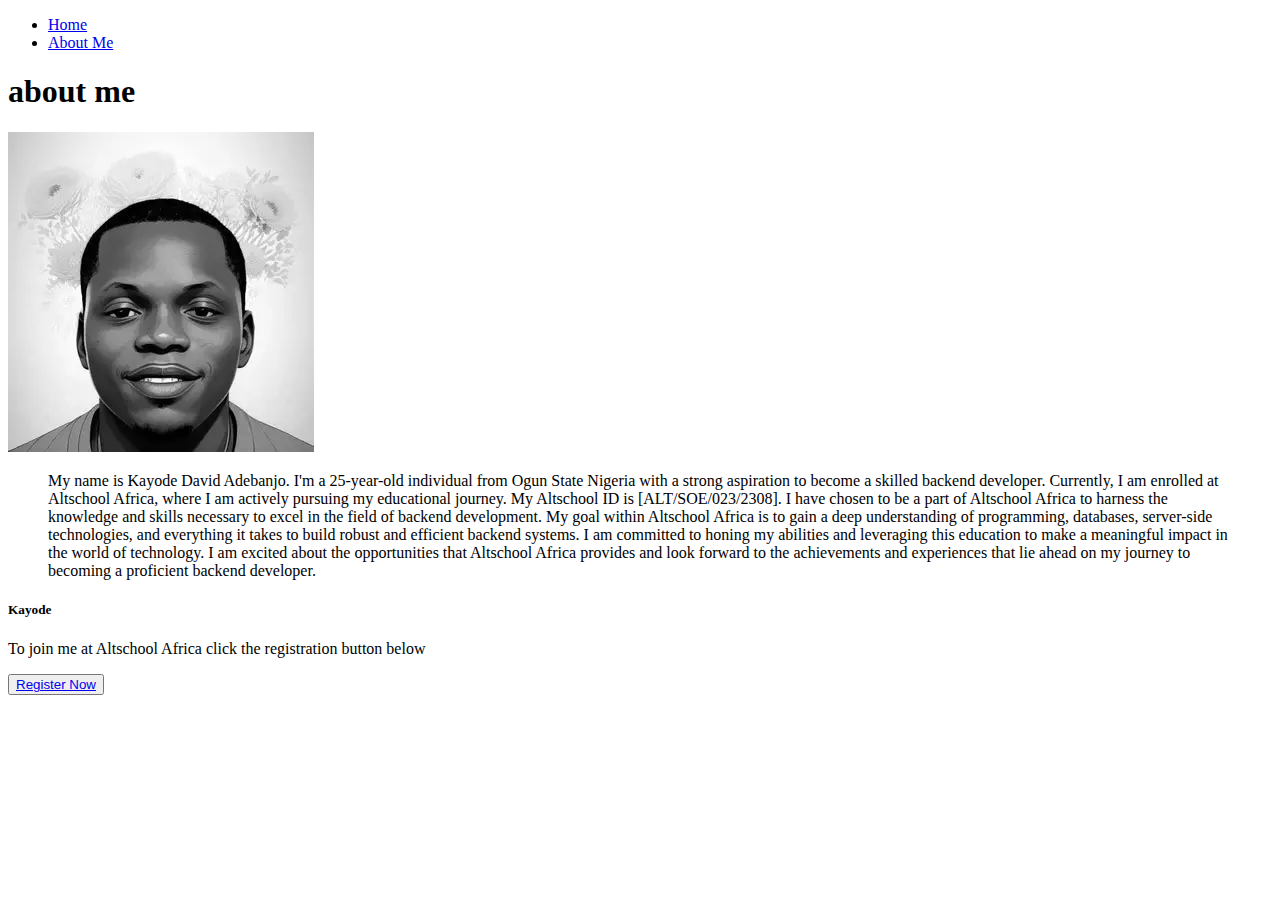
<file: assignment1/index.html>
<!DOCTYPE html>
<html lang="en">
<head>
    <meta charset="UTF-8">
    <meta name="viewport" content="width=device-width, initial-scale=1.0">
    <link rel="stylesheet" href="#">
    <title>about me</title>
</head>
<body>
    <header>
        <nav>
            <ul>
                <li><a href="/">Home</a></li>
                <li><a href="/about">About Me</a></li>
            </ul>
        </nav>
    </header>
    <div class="wrapper">
        <div class="testimonial">
            <article>
                <h1>about me</h1>
                <img src="images/ai25.jpg">
                <blockquote>
                    My name is Kayode David Adebanjo. I'm a 25-year-old individual from Ogun State Nigeria with a strong aspiration to become a skilled backend developer. Currently, I am enrolled at Altschool Africa, where I am actively pursuing my educational journey. My Altschool ID is [ALT/SOE/023/2308].

I have chosen to be a part of Altschool Africa to harness the knowledge and skills necessary to excel in the field of backend development. My goal within Altschool Africa is to gain a deep understanding of programming, databases, server-side technologies, and everything it takes to build robust and efficient backend systems. I am committed to honing my abilities and leveraging this education to make a meaningful impact in the world of technology.

I am excited about the opportunities that Altschool Africa provides and look forward to the achievements and experiences that lie ahead on my journey to becoming a proficient backend developer.
                </blockquote>
                <h5>Kayode</h5>
                <p>To join me at Altschool Africa click the registration button below</p>
                <button>
                    <a href="application.html" class="registration-button">Register Now</a>
                </button>
            </article>
        </div>
    </div>
</body>
</html>
</file>
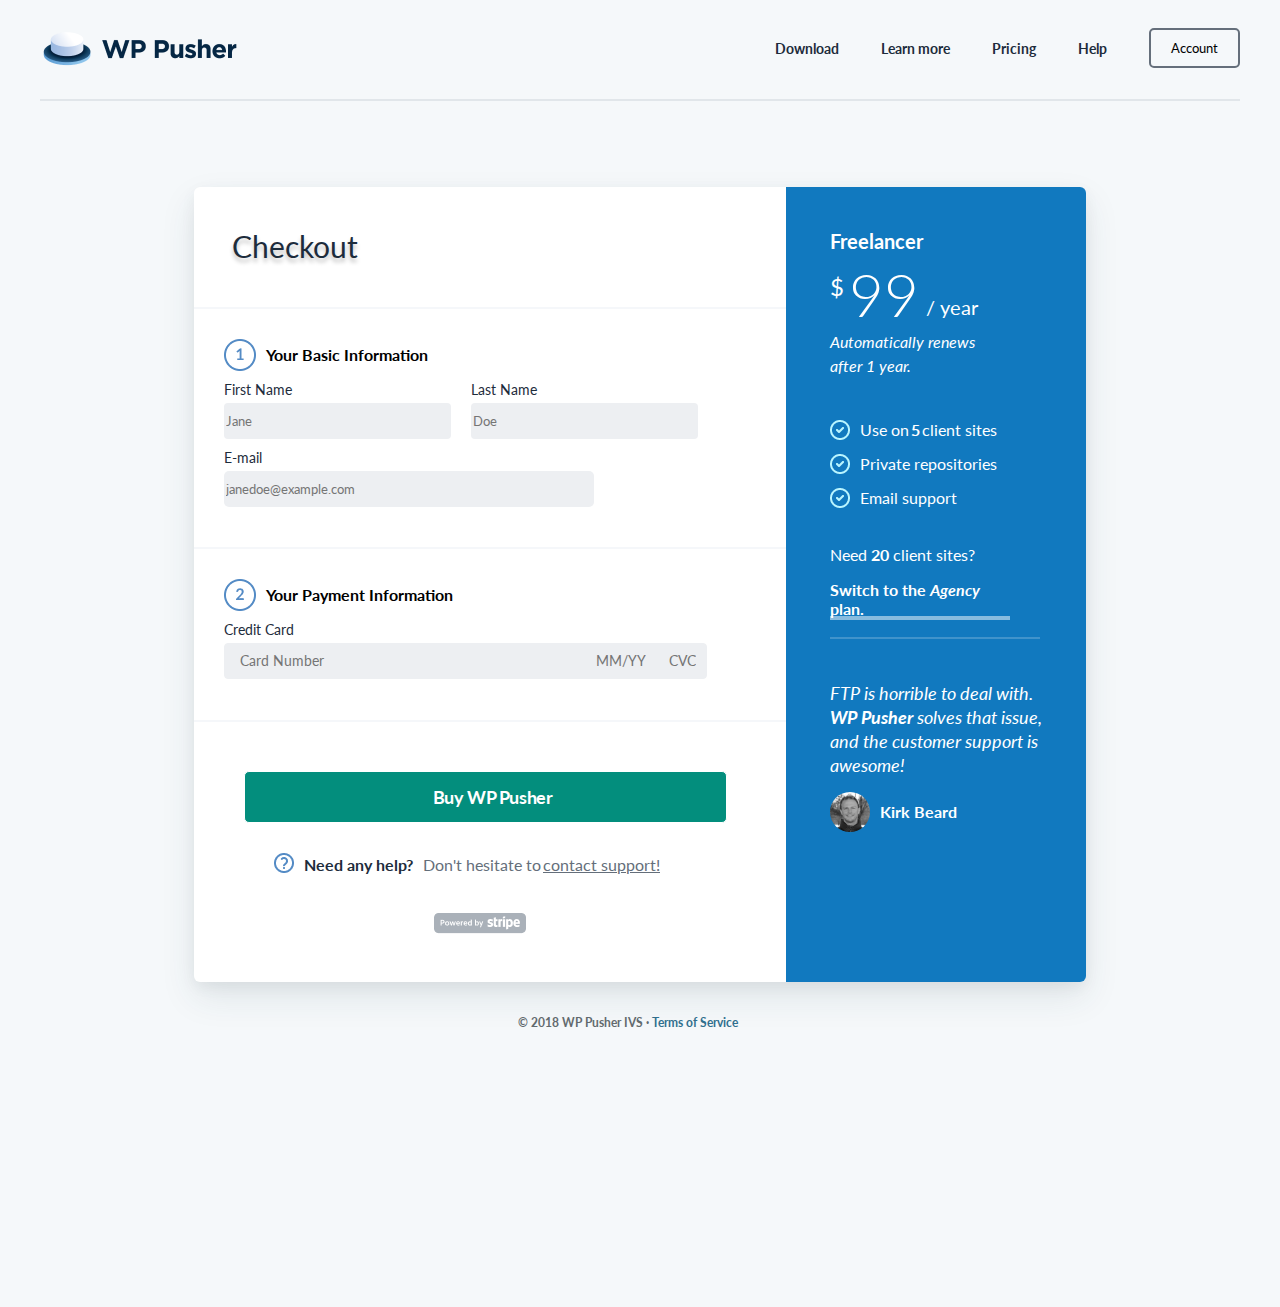
<file: assignment3/index.html>
<!DOCTYPE html>
<html lang="en">
<head>
    <meta charset="UTF-8">
    <meta name="viewport" content="width=device-width, initial-scale=1.0">
    <link rel="stylesheet" href="style.css">
    <title>wp-pusher-checkout</title>
</head>
<body>
    <header>
        <nav>
            <img id="pusher-logo" src="images/wppusher-logo copy.png" alt="Logo">
            <ul>
                <li>Download</li>
                <li>Learn more</li>
                <li>Pricing</li>
                <li>Help</li>
                <button><li id="Account">Account</li></button>
            </ul>
        </nav>
        <hr id="line-1">
    </header>
    <div class="wp-pusher">
        <div class="container-panel">
            <div class="container-body">
                <div class="container-title">
                    <h2>Checkout</h2>
                </div>
                <hr id="line-2">
                <section id="basic">
                    <div class="icon-container-1">
                        <img src="images/Oval_1.png" alt="Basic Icon">
                        <span class="text"><strong>Your Basic Information</strong></span>
                    </div>
                    <form action="#">
                        <div class="userinfo-container">
                            <div class="half-width">
                                <label for="firstname">First Name</label>
                                <input type="text" name="firstname" id="firstname" placeholder="Jane" required>
                            </div>
                            <div class="half-width">
                                <label for="lastname">Last Name</label>
                                <input type="text" name="lastname" id="lastname" placeholder="Doe" required>
                            </div>
                            <div class="half-width">
                                <label for="email">E-mail</label>
                                <input type="email" name="email" id="email" placeholder="janedoe@example.com" required>
                            </div>
                        </div>
                    </form>
                    <hr id="basic-line">
                </section>

                <section id="payment">
                    <div class="icon-container-2">
                        <img src="images/Oval_2.png" alt="Payment Icon">
                        <span class="text"><strong>Your Payment Information</strong></span>
                    </div>
                    <form action="#" method="post">
                        <label for="creditcard">Credit Card</label>
                        <div class="credit-card-container">
                            <input type="text" id="cardnumber" name="cardnumber" placeholder="Card Number" minlength="16" maxlength="16" required>
                            <input type="text" id="expirydate" name="expirydate" placeholder="MM/YY" minlength="5" maxlength="7" required>
                            <input type="text" id="cvv" name="cvv" placeholder="CVC" minlength="3" maxlength="4" required>
                        </div>
                    </form>
                    <hr id="payment-line">
                </section>

                <section id="purchase">
                    <button type="button">
                        <a id="pusher-button" href="#">Buy WP Pusher</a>
                    </button>
                    <div class="purchase-icon-container">
                        <img src="images/Mask.png" alt="Purchase Icon">
                        <span class="text"><strong>Need any help?</strong></span><span class="text" id="text2"> Don't hesitate to  <a id="support" href="#"> contact support!</a></span>
                    </div>
                    <div class="body-footer">
                        <img id="body-footer" src="images/powered_by_stripe.png" alt="Body Footer">
                    </div>    
                </section>

                <div class="sidebar-container">
                    <div class="sidebar-content">
                        <div class="pricing">
                            <h3 class="sidebar-head">Freelancer</h3>
                            <div class="price-container">
                                <span class="currency">$</span>
                                <span class="amount">99</span>
                                <span class="per-year">/ year</span>
                            </div>
                            <p class="renewal-text">Automatically renews <br> after 1 year.</p>
                        </div>

                        <div class="details">
                            <div class="sidebar-icon-container">
                                <img src="images/Combined_Shape.png" alt="Details Icon">
                                <span class="text">Use on <strong class="five"> 5 </strong> client sites</span>
                            </div>
                            <div class="sidebar-icon-container">
                                <img src="images/Combined_Shape.png" alt="Details Icon">
                                <span class="text">Private repositories</span>
                            </div>
                            <div class="sidebar-icon-container">
                                <img src="images/Combined_Shape.png" alt="Details Icon">
                                <span class="text">Email support</span>
                            </div>
                        </div>

                        <div class="switch">
                            <p>Need<strong> 20</strong> client sites?</p>
                            <strong class="switch-strong">Switch to the <span class="agency">Agency</span> plan.</strong>
                            <hr id="switch-underline">
                        </div>

                        <hr class="last-line">
                        <blockquote>FTP is horrible to deal with. <strong>WP Pusher</strong> solves that issue, and the customer support is awesome!</blockquote>

                        <div class="owner-icon-container">
                            <img src="images/Bitmap.png" alt="Owner Icon">
                            <span class="text"><strong>Kirk Beard</strong></span>
                        </div>
                    </div>
                </div>
            </div>

            <footer>
                <h5>&copy; 2018 WP Pusher IVS · <span class="tos">Terms of Service </span></h5>
            </footer>
        </div>
    </div>
</body>
</html>
</file>
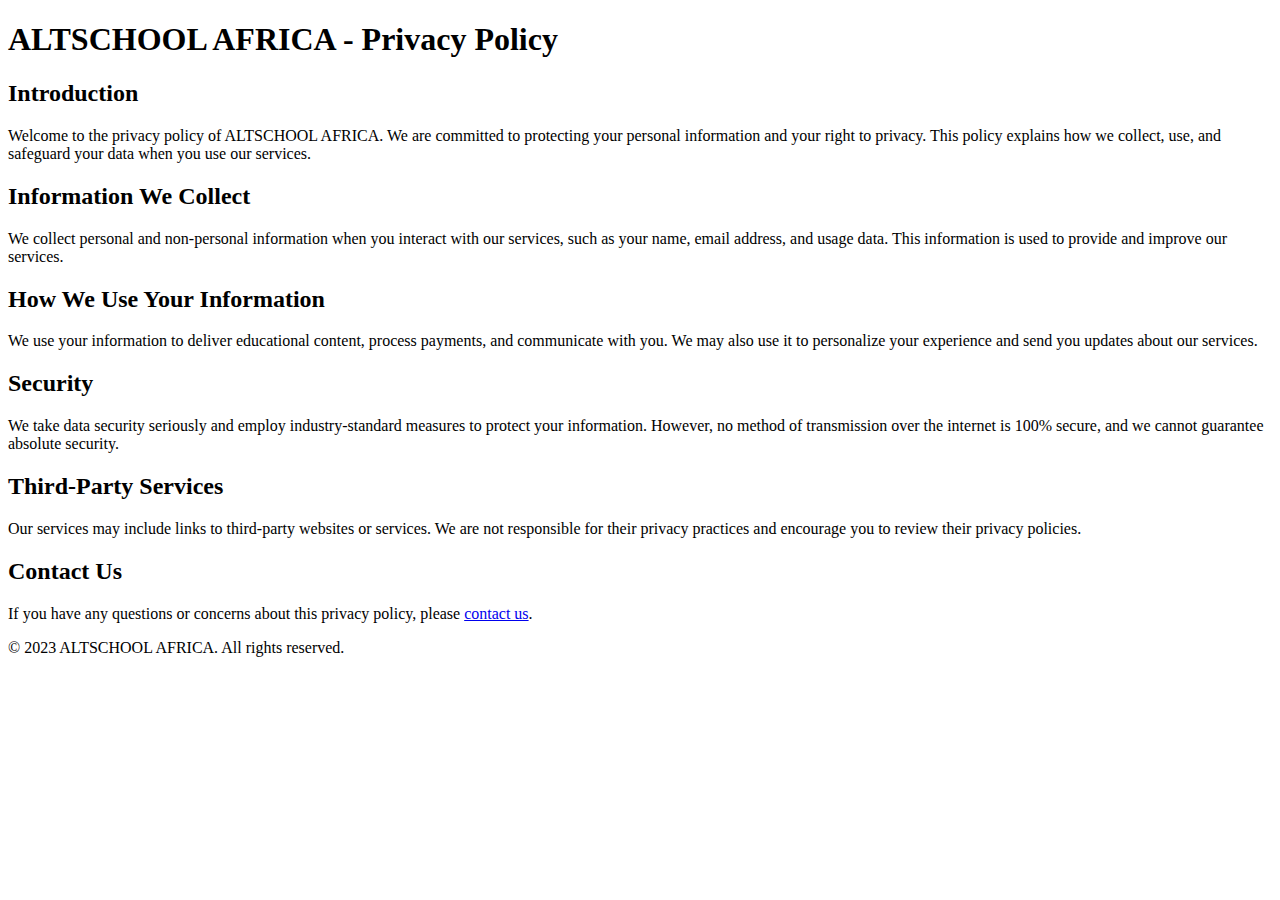
<file: assignment1/privacy_policy.html>
<!DOCTYPE html>
<html lang="en">
<head>
    <meta charset="UTF-8">
    <meta name="viewport" content="width=device-width, initial-scale=1.0">
    <title>ALTSCHOOL AFRICA - Privacy Policy</title>
</head>
<body>
    <header>
        <h1>ALTSCHOOL AFRICA - Privacy Policy</h1>
    </header>
    <main>
        <section>
            <h2>Introduction</h2>
            <p>Welcome to the privacy policy of ALTSCHOOL AFRICA. We are committed to protecting your personal information and your right to privacy. This policy explains how we collect, use, and safeguard your data when you use our services.</p>
        </section>

        <section>
            <h2>Information We Collect</h2>
            <p>We collect personal and non-personal information when you interact with our services, such as your name, email address, and usage data. This information is used to provide and improve our services.</p>
        </section>

        <section>
            <h2>How We Use Your Information</h2>
            <p>We use your information to deliver educational content, process payments, and communicate with you. We may also use it to personalize your experience and send you updates about our services.</p>
        </section>

        <section>
            <h2>Security</h2>
            <p>We take data security seriously and employ industry-standard measures to protect your information. However, no method of transmission over the internet is 100% secure, and we cannot guarantee absolute security.</p>
        </section>

        <section>
            <h2>Third-Party Services</h2>
            <p>Our services may include links to third-party websites or services. We are not responsible for their privacy practices and encourage you to review their privacy policies.</p>
        </section>

        <section>
            <h2>Contact Us</h2>
            <p>If you have any questions or concerns about this privacy policy, please <a href="contact.html">contact us</a>.</p>
        </section>
    </main>

    <footer>
        <p>&copy; 2023 ALTSCHOOL AFRICA. All rights reserved.</p>
    </footer>
</body>
</html>
</file>
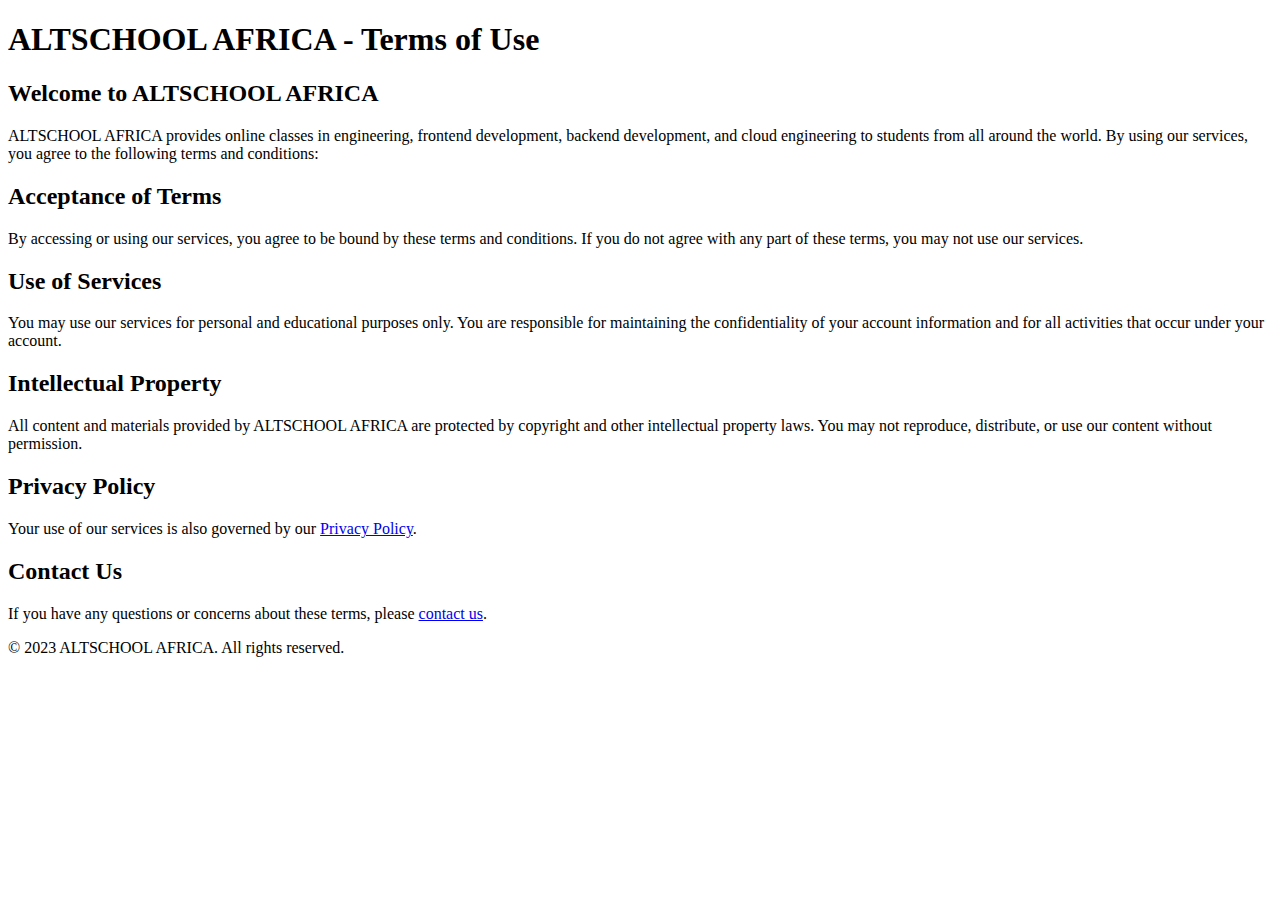
<file: assignment1/terms_of_use.html>
<!DOCTYPE html>
<html lang="en">
<head>
    <meta charset="UTF-8">
    <meta name="viewport" content="width=device-width, initial-scale=1.0">
    <title>ALTSCHOOL AFRICA - Terms of Use</title>
</head>
<body>
    <header>
        <h1>ALTSCHOOL AFRICA - Terms of Use</h1>
    </header>
    <main>
        <section>
            <h2>Welcome to ALTSCHOOL AFRICA</h2>
            <p>ALTSCHOOL AFRICA provides online classes in engineering, frontend development, backend development, and cloud engineering to students from all around the world. By using our services, you agree to the following terms and conditions:</p>
        </section>

        <section>
            <h2>Acceptance of Terms</h2>
            <p>By accessing or using our services, you agree to be bound by these terms and conditions. If you do not agree with any part of these terms, you may not use our services.</p>
        </section>

        <section>
            <h2>Use of Services</h2>
            <p>You may use our services for personal and educational purposes only. You are responsible for maintaining the confidentiality of your account information and for all activities that occur under your account.</p>
        </section>

        <section>
            <h2>Intellectual Property</h2>
            <p>All content and materials provided by ALTSCHOOL AFRICA are protected by copyright and other intellectual property laws. You may not reproduce, distribute, or use our content without permission.</p>
        </section>

        <section>
            <h2>Privacy Policy</h2>
            <p>Your use of our services is also governed by our <a href="privacy_policy.html">Privacy Policy</a>.</p>
        </section>

        <section>
            <h2>Contact Us</h2>
            <p>If you have any questions or concerns about these terms, please <a href="contact.html">contact us</a>.</p>
        </section>
    </main>

    <footer>
        <p>&copy; 2023 ALTSCHOOL AFRICA. All rights reserved.</p>
    </footer>
</body>
</html>
</file>
<file: assignment3/style.css>
@import url('https://fonts.googleapis.com/css2?family=Lato:ital,wght@0,100;0,300;0,400;0,700;1,300;1,400&display=swap');

* {
    box-sizing: border-box;
    font-family: 'Lato', sans-serif;
}

body {
    background: #F5F8FA;
    margin: 0;
    width: 100%;
    height: 1170px;
    flex-shrink: 0; 
}

nav {
    display: flex;
    justify-content: space-between;
    align-items: center;
    height: 40px;
    margin-bottom: 31px;
}

#pusher-logo {
    max-width: 200px;
    height: 39px;
    flex-shrink: 0;
}

ul {
    list-style-type: none;
    display: flex;
    gap: 42px;
    color: #1d2c3c;
    font-size: 14px;
    font-style: normal;
    font-weight: 700; 
    letter-spacing: -0.01px;
    margin-left: auto;
    align-items: center;
    justify-content: center;
}
button {
    width: 91px;
    height: 40px;
    flex-shrink: 0; 
    border-radius: 5px;
    border: hsla(213, 10%, 44%, 1) solid 2px;
    background: hsla(204, 33%, 97%, 1);
}
hr#line-1 {
    color: hsla(204, 18%, 90%, 1);
    height: 2px;
    border: hsla(204, 18%, 90%, 1) solid 1px;
}
hr#line-2 {
    color: hsla(216, 33%, 97%, 1);
    height: 2px;
    border: hsla(216, 33%, 97%, 1) solid 1px;
}
.wp-pusher {
    padding: 50px 100px;
    display: flex;
    flex-direction: column;
    height: 100%;
    align-items: center;
}
hr #line-1 {
    flex-shrink: 0;
    color: hsla(204, 18%, 90%, 1);
}
.container-panel {
    max-width: 892px;
    background-color: inherit;
    height: 100%;
    flex-grow: 1;
}
.container-body {
    background-color: #fff;
    box-shadow: 0px 5px 15px 0px rgba(0, 0, 0, 0.05), 0px 15px 35px 0px rgba(43, 64, 78, 0.10);
    border-radius: 6px;
    overflow: hidden;
    height: 795px;
    position: relative;
}
header {
    padding: 28px 40px;
}
h2 {
    width: 161px;
    height: 54px;
    color: #1D2C3C;
    text-shadow: 0px 4px 4px rgba(0, 0, 0, 0.25);
    font-family: Lato;
    font-size: 30px;
    font-style: normal;
    font-weight: 400;
    line-height: normal;
    margin-top: 41px;
    margin-left: 8px;
}
.container-title {
    line-height: 54px;
    padding-left: 30px;
}
.icon-container-1 {
    display: flex;
    align-items: center;
    margin-left: 30px;
    margin-top: 30px; 
}
.icon-container-1 .text {
    display: flex;
    align-items: center;
    width: 220px;
    height: 32px;
    margin-left: 10px;
}
.half-width {
    margin-right: 20px;
}
form .userinfo-container {
    display: flex;
    flex-wrap: wrap;
}
.userinfo-container {
    margin-bottom: 15px;
    margin-left: 30px;
    display: flex;
    flex-wrap: wrap;
}
form .credit-card-container {
    display: flex;
    flex-wrap: wrap;
    width: 483px;
    margin-bottom: 15px;
    margin-left: 30px;
    align-items: center;
    border: 1px solid #edeff2;
    height: 36px;
    border-radius: 4px;
    background-color: #edeff2;
    padding: 5px;
    padding-left: 10px;
}
.credit-card-container #cvv {
    max-width: 40px;
    color: #646e7a;
    text-align: right;
    font-size: 14px;
    line-height: normal;
    font-weight: 400;
    background-color: #edeff2;
    margin-left: 10px;
    height: 17px;
}
.credit-card-container #expirydate {
    min-width: 36px;
    color: #646e7a;
    text-align: right;
    font-size: 14px;
    line-height: normal;
    font-weight: 400;
    background-color: #edeff2;
    max-width: 154px;
    height: 17px;
    margin-left: auto;
}
.credit-card-container #cardnumber {
    min-width: 36px;
    color: #646e7a;
    font-size: 14px;
    line-height: normal;
    font-weight: 400;
    background-color: #edeff2;
    max-width: 154px;
    height: 17px;
}
.credit-card-container input {
    flex: 1;
    border: none;
    padding: 5px;
}
.credit-card-container span {
    margin: 0 5px;
}

form [for="creditcard"] {
    margin-left: 30px;
}
hr#payment-line {
    margin-top: 41px;
    color: hsla(216, 33%, 97%, 1);
    height: 2px;
    border: hsla(216, 33%, 97%, 1) solid 1px;
    margin-bottom: 0;
}
#purchase button {
    margin-left: 50px;
    margin-top: 49px;
    margin-right: 30px;
    width: 483px;
    height: 52px;
    border-radius: 5px;
    background-color: #038e7d;
    border: 1px solid #fff
}
footer {
    display: flex;
    align-items: center;
    justify-content: center;
    color: #636b6f;
    width: 867px;
    margin-top: 15px;
    font-size: 14px;
}
a#pusher-button {
    text-decoration: none;
    color: white;
    height: 22px;
    display: block;
    width: 483px;
    font-weight: 700;
    font-size: 18px;
    text-align: center;
    letter-spacing: -0.396px;
}
.purchase-icon-container {
    display: flex;
    align-items: center;
    margin-left: 80px;
    margin-top: 30px; 
}
.purchase-icon-container .text {
    display: flex;
    align-items: center;
    margin-left: 10px;
    height: 16px;
    flex-wrap: wrap;
    color: #1d2c3c;
}
a#support {
    margin-left: 2px;
    text-decoration: underline;
    color: #646e7a;
}
.purchase-icon-container #text2 {
    color: #646e7a;
}

label {
    margin-top: 10px;
    display: block;
    margin-bottom: 5px;
    color: #1d2c3c;
    font-size: 14px;
    font-weight: 400;
    max-width: 187px;
}
.userinfo-container input {
    width: 227px;
    height: 36px;
    flex-shrink: 0;
    border-radius: 4px;
    background: #edeff2;
    border: #edeff2;
}
#email {
    width: 370px;
    border-radius: 5px;
    flex-grow: 1;
}

hr#basic-line {
    margin-top: 40px;
    color: hsla(216, 33%, 97%, 1);
    height: 2px;
    border: hsla(216, 33%, 97%, 1) solid 1px;   
}
.icon-container-2 {
    display: flex;
    align-items: center;
    margin-left: 30px;
    margin-top: 30px; 
}
.icon-container-2 .text {
    display: flex;
    align-items: center;
    width: 220px;
    height: 32px;
    margin-left: 10px;
}
.sidebar-container {
    width: 300px;
    height: inherit;
    background-color: #1179bf;
    position: absolute;
    top: 0;
    right: 0;
    max-width: calc(100% - 30px);
}
.sidebar-content {
    margin: 42px 37px 143px 44px;
    color: #fff;
}
h3.sidebar-head {
    font-size: 20px;
    letter-spacing: -0.01px;
    font-weight: 700;
    line-height: normal;
    margin-bottom: 5px;
}
.price-container {
    display: flex;
    align-items: center;
}
.currency {
    font-size: 24px;
    margin-bottom: 15px;
    margin-right: 5px;
}
.amount {
    font-size: 60px;
    font-weight: 300;
    letter-spacing: -0.015px;
    max-width: 121px;
    height: 72px;
}
.per-year {
    font-size: 20px;
    font-weight: 400;
    margin-left: 7px;
    margin-top: 25px;
    letter-spacing: -0.015px;
}
.renewal-text {
    color: #FFF;
    font-family: Lato;
    font-size: 16px;
    font-style: italic;
    font-weight: 400;
    line-height: 24px;
    letter-spacing: -0.008px;
    max-width: 229px;
    margin-top: 0;
}
.sidebar-icon-container {
    display: flex;
    align-items: center; 
    margin: 10px 0px;
}
.sidebar-icon-container .text {
    display: flex;
    align-items: center;
    max-width: 141px;
    margin-left: 10px;
    font-weight: 400;
    line-height: 24px;
    letter-spacing: -0.0008px;
}
.five {
    font-weight: 700;
    margin: 0 2px;
}
.details {
    margin-top: 40px;
}
.switch p {
    margin-top: 35px;
    color: #FFF;
    font-family: Lato;
    font-size: 16px;
    font-style: normal;
    font-weight: 400;
    line-height: normal;
    letter-spacing: -0.008px; 
}
.agency {
    color: #FFF;
    font-family: Lato;
    font-size: 16px;
    font-style: italic;
    font-weight: 700;
    line-height: normal;
    letter-spacing: -0.008px; 
}
.switch {
    max-width: 186px;
    height: 50px;
}
#switch-underline {
    width: 180px;
    height: 4px;
    flex-shrink: 0; 
    color: hsla(189, 100%, 86%, 1);
    background: white;
    border: none;
    margin-top: -2.5px;
    margin-right: 6px;
    opacity: 0.5036; 
}
.last-line {
    margin: 42px;
    width: 210px;
    height: 2px;
    margin-left: 0;
    color: hsla(189, 100%, 86%, 1);
    background: white;
    border: none;
    opacity: 0.2005;
}
blockquote {
    display: contents;
    width: 227px;
    color: #FFF;
    font-family: Lato;
    font-size: 18px;
    font-style: italic;
    font-weight: 400;
    line-height: 24px;
    letter-spacing: -0.009px; 
}
.owner-icon-container {
    display: flex;
    align-items: center; 
    margin: 15px 0px;
}
.owner-icon-container .text {
    display: flex;
    align-items: center;
    max-width: 141px;
    margin-left: 10px;
    font-weight: 400;
    line-height: 24px;
    letter-spacing: -0.0008px;
}
.owner-icon-container img {
    border-radius: 50px;
}




img#body-footer {
    padding: 40px 40px 47px;
    margin-left: 200px;
}
span.tos {
    color: #31708f;
}
</file>
